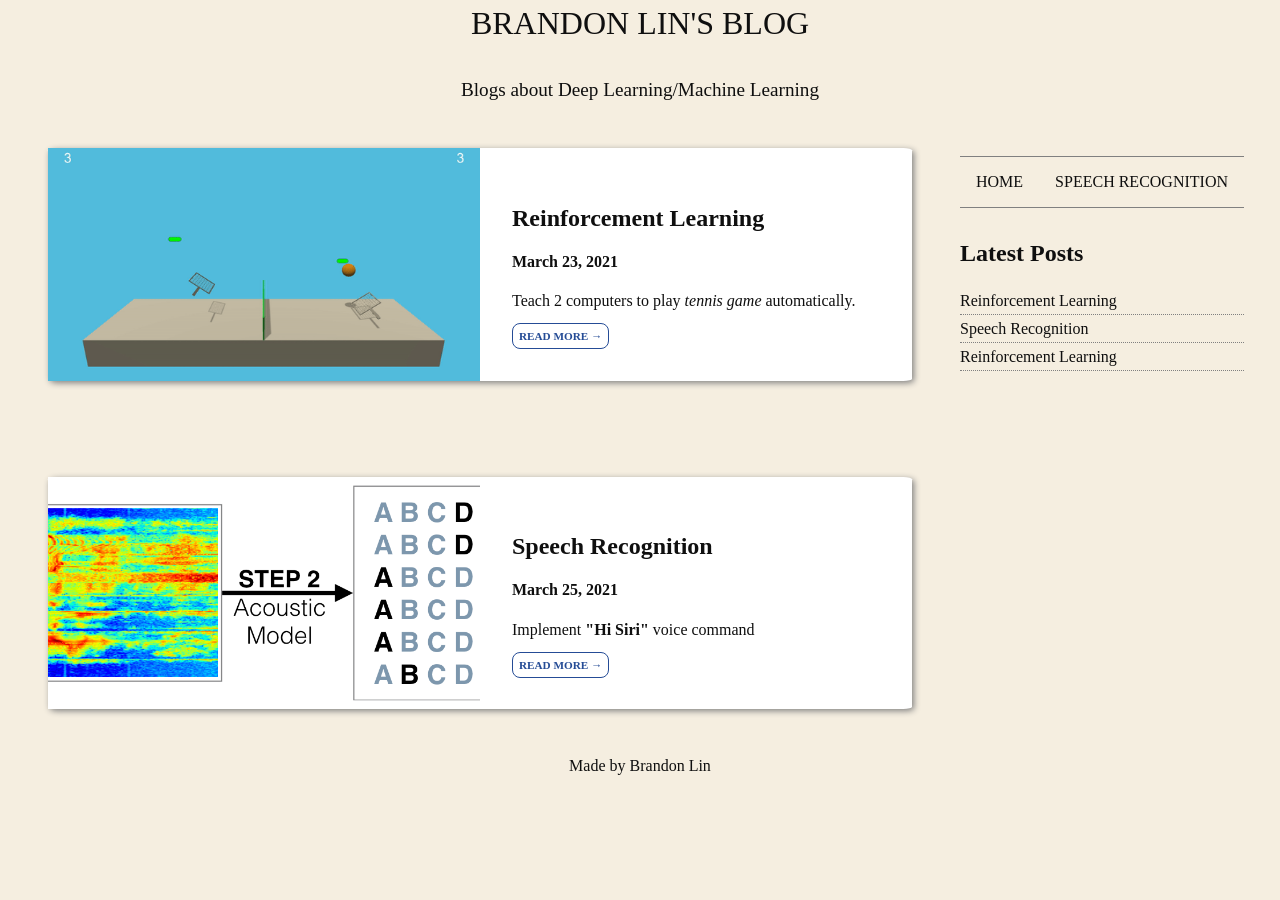
<file: front_end_web_developer_nanodegree/projects/1_personal_blog/index.html>
<!DOCTYPE html>
<html>
    <head>
        <meta charset="utf-8" />
        <title>Brandon Lin's Personal Blog</title>
        <meta
        content="width=device-width, initial-scale=1" 
        name="viewport" 
        >

        <style>
            @import url('./css/style.css');
            /* @import url('https://fonts.googleapis.com/css2?family=Pangolin&family=Roboto:wght@500&family=Ubuntu:wght@300&display=swap'); */
        </style>

    </head>

    <body>
        <div class="container">
            <header class="box">
                <h1 class="header-title">Brandon Lin's Blog</h1>
                <h2 class="header-subtitle">Blogs about Deep Learning/Machine Learning</h2>
            </header>

            <nav class="box">
                <a href="pages/blog-post.html" class="nav-link nav-hide">Latest Post</a>
				<a href="pages/blog-post-speech-recognition.html" class="nav-link nav-hide">Speech Recognition</a>
				<div class="nav-sidebar">
					<div class="sidebar-pages">
						<!-- # means current page -->
						<a href="#" class="nav-link">Home</a>
						<a href="pages/blog-post-speech-recognition.html" class="nav-link">Speech Recognition</a>
					</div>
					<h2 class="sidebar-header">Latest Posts</h2>
					<ul class="sidebar-list">
                        <li class="sidebar-list-item"><a href="pages/blog-post.html">Reinforcement Learning</a></li>
                        <li class="sidebar-list-item"><a href="pages/blog-post-speech-recognition.html">Speech Recognition</a></li>
                        <li class="sidebar-list-item"><a href="pages/blog-post.html">Reinforcement Learning</a></li>
                    </ul>
				</div>
            </nav>
			<div class="box" id="main">
				<div class="box blog-card" id="post-1">
					<img src="images/tennis_game.gif" alt="Reinforcement Learning: Tennis Game" class=blog-img>
                    <div class="blog-card-text">
                        <h2 class="blog-title">Reinforcement Learning </h2>
						<h4 class="blog-date">March 23, 2021</h4>
                        <p>Teach 2 computers to play <em>tennis game</em> automatically.</p>
                        <a href="pages/blog-post.html" class="button">Read more &rarr;</a> 
                    </div>                 
                </div>
                <div class="box blog-card" id="post-2">
                    <img src="images/speech_recognition.png" alt="Speech Recognition" class="blog-img">
                    <div class="blog-card-text">
                        <h2 class="blog-title">Speech Recognition</h2>
                        <h4 class="blog-date">March 25, 2021</h3> 
                        <p>Implement <strong>"Hi Siri"</strong> voice command </p>
                        <a href="pages/blog-post-speech-recognition.html" class="button">Read more &rarr;</a> 
                    </div>
                </div>
            </div>
            <footer class="box">
                Made by <a href="https://github.com/Brandon-HY-Lin">Brandon Lin</a>
            </footer>
        </div>
    </body>
</html>
</file>
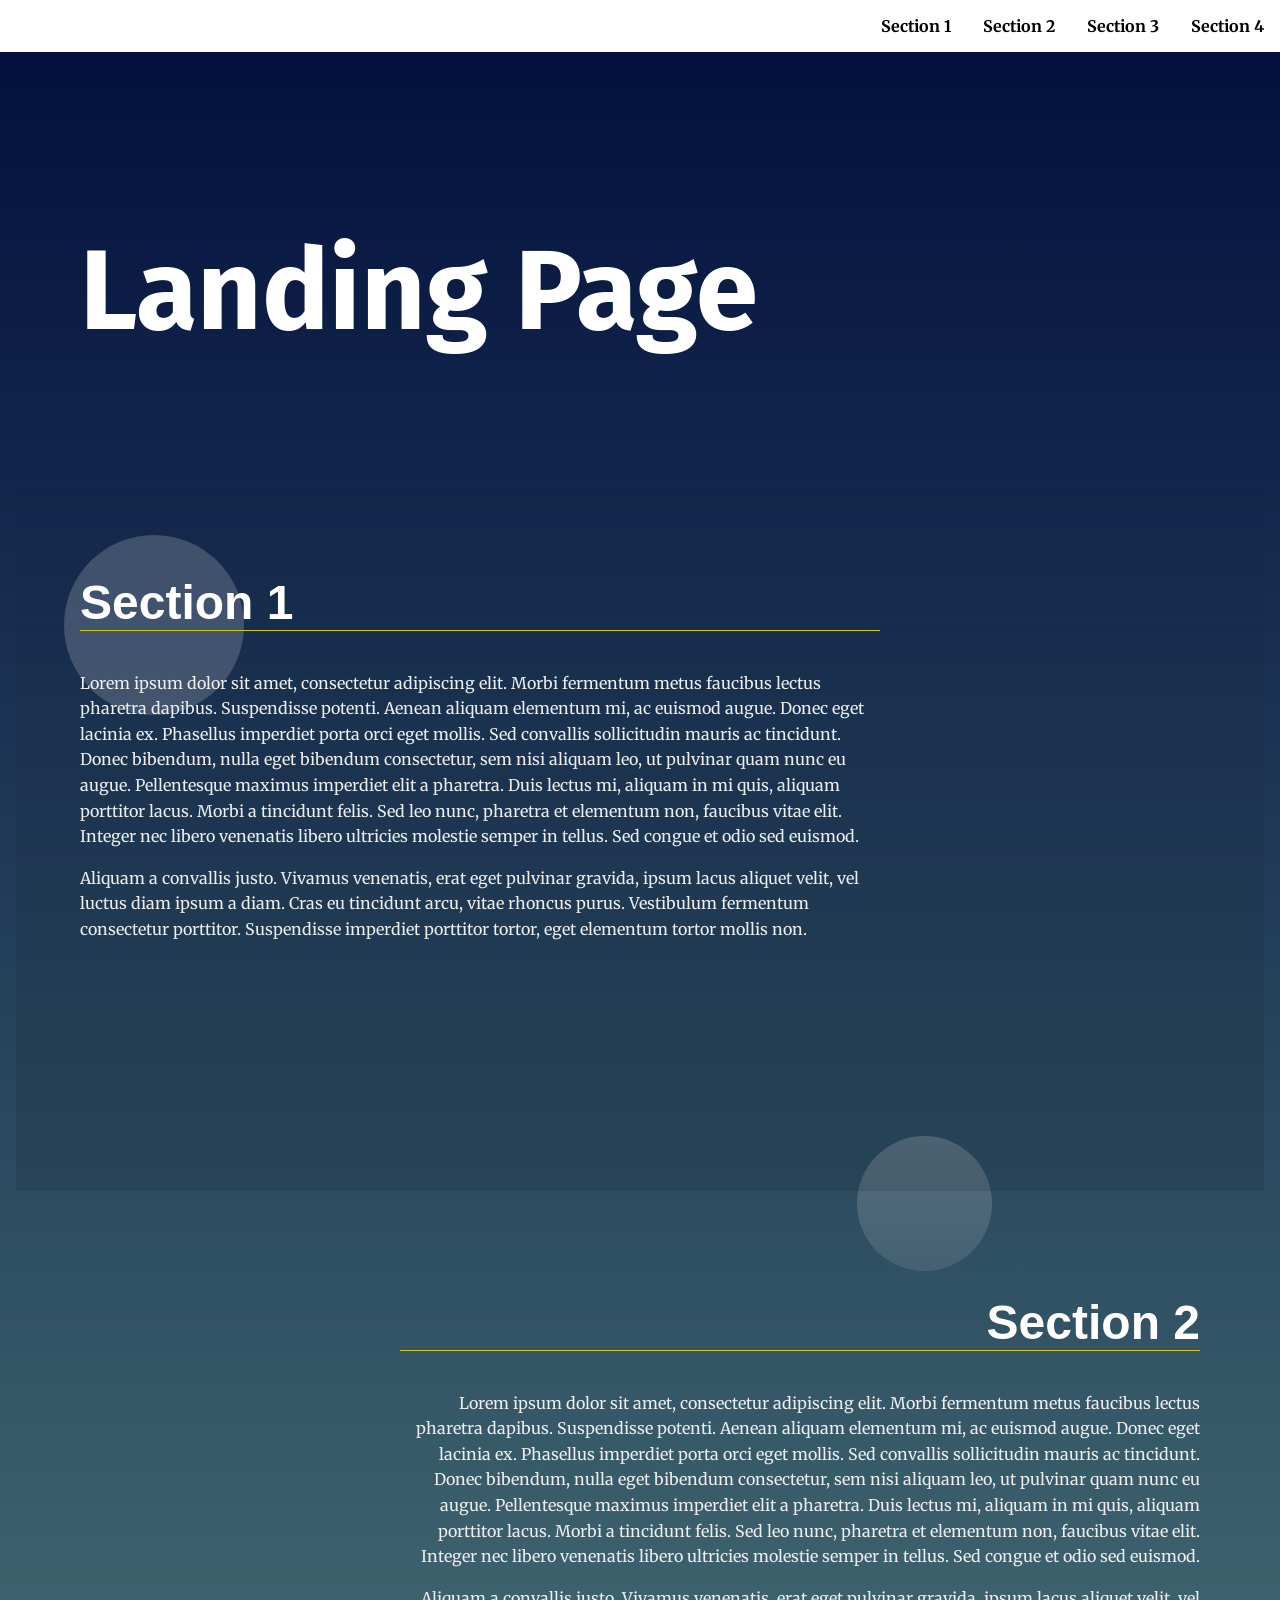
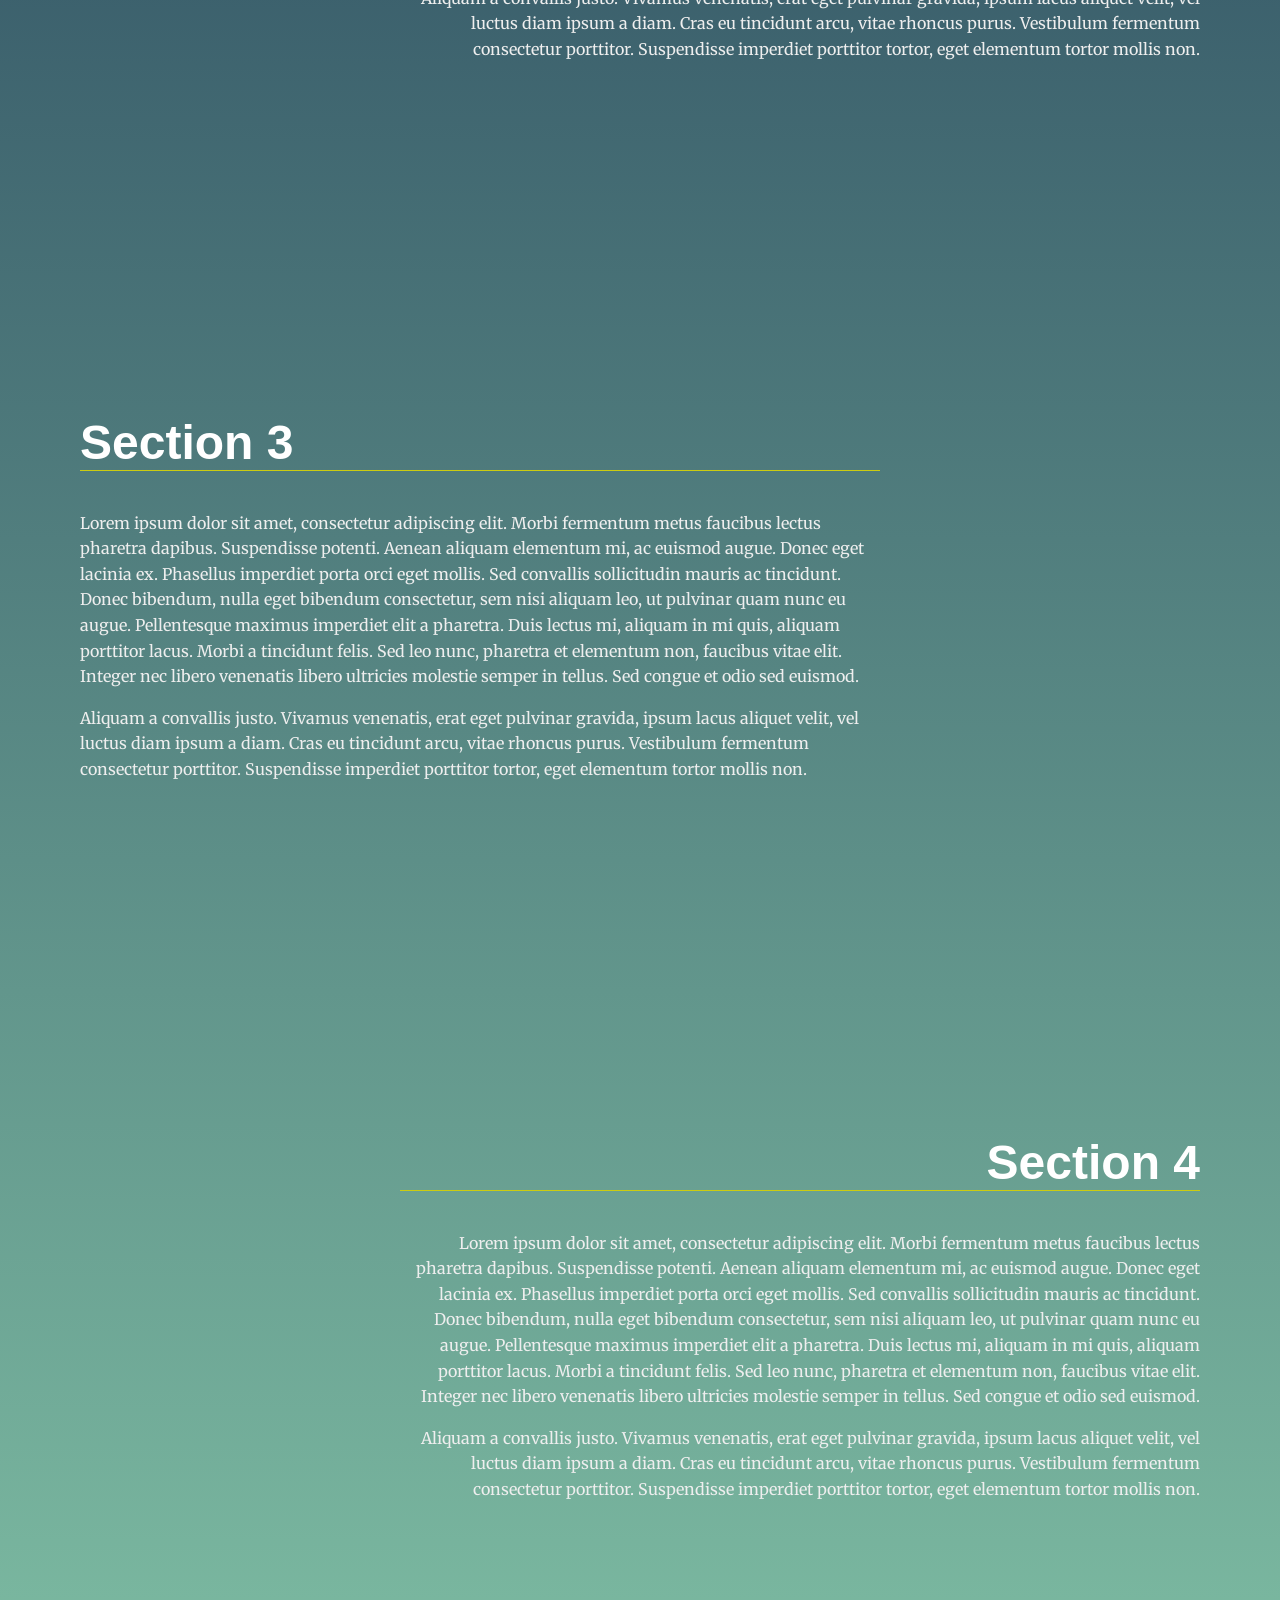
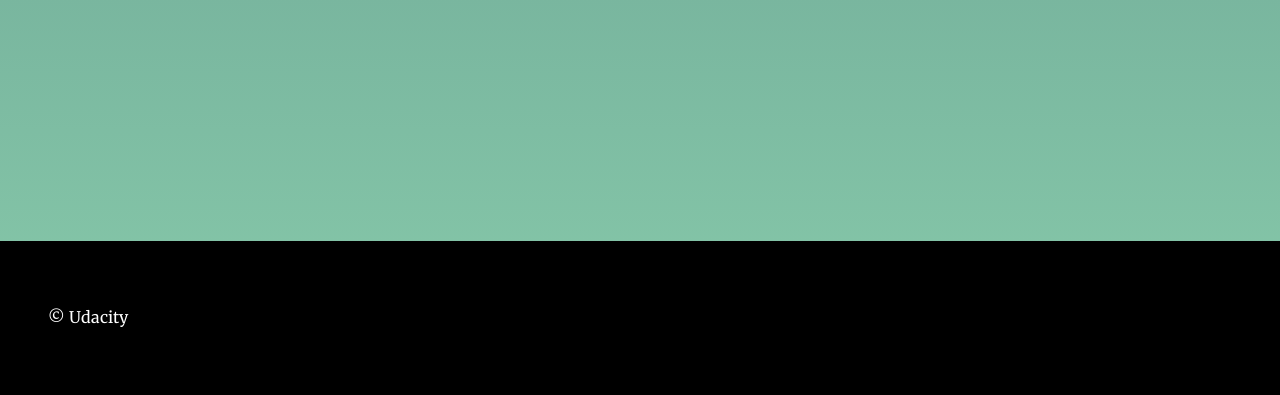
<file: front_end_web_developer_nanodegree/projects/2_landing_page/index.html>
<!DOCTYPE html>
<html lang="en">
<head>
  <meta charset="UTF-8">
  <meta name="viewport" content="width=device-width, initial-scale=1.0">
  <meta http-equiv="X-UA-Compatible" content="ie=edge">
  <title>Manipulating the DOM</title>
  <!-- Load Google Fonts -->
  <link href="https://fonts.googleapis.com/css?family=Fira+Sans:900|Merriweather&display=swap" rel="stylesheet">  <!-- Load Styles -->
  <link href="css/styles.css" rel="stylesheet">
</head>
<body>
  <!-- HTML Follows BEM naming conventions 
  IDs are only used for sections to connect menu achors to sections -->
  <header class="page__header">
    <nav class="navbar__menu">
      <!-- Navigation starts as empty UL that will be populated with JS -->
      <ul id="navbar__list"></ul>
    </nav>
  </header>
  <main>
    <header class="main__hero">
      <h1>Landing Page </h1>
    </header>
    <!-- Each Section has an ID (used for the anchor) and 
    a data attribute that will populate the li node.
    Adding more sections will automatically populate nav.
    The first section is set to active class by default -->
    <section id="section1" data-nav="Section 1" class="your-active-class">
      <div class="landing__container">
        <h2>Section 1</h2>
        <p>Lorem ipsum dolor sit amet, consectetur adipiscing elit. Morbi fermentum metus faucibus lectus pharetra dapibus. Suspendisse potenti. Aenean aliquam elementum mi, ac euismod augue. Donec eget lacinia ex. Phasellus imperdiet porta orci eget mollis. Sed convallis sollicitudin mauris ac tincidunt. Donec bibendum, nulla eget bibendum consectetur, sem nisi aliquam leo, ut pulvinar quam nunc eu augue. Pellentesque maximus imperdiet elit a pharetra. Duis lectus mi, aliquam in mi quis, aliquam porttitor lacus. Morbi a tincidunt felis. Sed leo nunc, pharetra et elementum non, faucibus vitae elit. Integer nec libero venenatis libero ultricies molestie semper in tellus. Sed congue et odio sed euismod.</p>

        <p>Aliquam a convallis justo. Vivamus venenatis, erat eget pulvinar gravida, ipsum lacus aliquet velit, vel luctus diam ipsum a diam. Cras eu tincidunt arcu, vitae rhoncus purus. Vestibulum fermentum consectetur porttitor. Suspendisse imperdiet porttitor tortor, eget elementum tortor mollis non.</p>
      </div>
    </section>
    <section id="section2" data-nav="Section 2">
      <div class="landing__container">
        <h2>Section 2</h2>
        <p>Lorem ipsum dolor sit amet, consectetur adipiscing elit. Morbi fermentum metus faucibus lectus pharetra dapibus. Suspendisse potenti. Aenean aliquam elementum mi, ac euismod augue. Donec eget lacinia ex. Phasellus imperdiet porta orci eget mollis. Sed convallis sollicitudin mauris ac tincidunt. Donec bibendum, nulla eget bibendum consectetur, sem nisi aliquam leo, ut pulvinar quam nunc eu augue. Pellentesque maximus imperdiet elit a pharetra. Duis lectus mi, aliquam in mi quis, aliquam porttitor lacus. Morbi a tincidunt felis. Sed leo nunc, pharetra et elementum non, faucibus vitae elit. Integer nec libero venenatis libero ultricies molestie semper in tellus. Sed congue et odio sed euismod.</p>

        <p>Aliquam a convallis justo. Vivamus venenatis, erat eget pulvinar gravida, ipsum lacus aliquet velit, vel luctus diam ipsum a diam. Cras eu tincidunt arcu, vitae rhoncus purus. Vestibulum fermentum consectetur porttitor. Suspendisse imperdiet porttitor tortor, eget elementum tortor mollis non.</p>
      </div>
    </section>
    <section id="section3" data-nav="Section 3">
      <div class="landing__container">
        <h2>Section 3</h2>
        <p>Lorem ipsum dolor sit amet, consectetur adipiscing elit. Morbi fermentum metus faucibus lectus pharetra dapibus. Suspendisse potenti. Aenean aliquam elementum mi, ac euismod augue. Donec eget lacinia ex. Phasellus imperdiet porta orci eget mollis. Sed convallis sollicitudin mauris ac tincidunt. Donec bibendum, nulla eget bibendum consectetur, sem nisi aliquam leo, ut pulvinar quam nunc eu augue. Pellentesque maximus imperdiet elit a pharetra. Duis lectus mi, aliquam in mi quis, aliquam porttitor lacus. Morbi a tincidunt felis. Sed leo nunc, pharetra et elementum non, faucibus vitae elit. Integer nec libero venenatis libero ultricies molestie semper in tellus. Sed congue et odio sed euismod.</p>

        <p>Aliquam a convallis justo. Vivamus venenatis, erat eget pulvinar gravida, ipsum lacus aliquet velit, vel luctus diam ipsum a diam. Cras eu tincidunt arcu, vitae rhoncus purus. Vestibulum fermentum consectetur porttitor. Suspendisse imperdiet porttitor tortor, eget elementum tortor mollis non.</p>
      </div>
    </section>
	<!--- project requirement: There are at least 4 sections that have been added to the page.--->
	<section id="section4" data-nav="Section 4">
		<div class="landing__container">
			<h2>Section 4</h2>
          <p>Lorem ipsum dolor sit amet, consectetur adipiscing elit. Morbi fermentum metus faucibus lectus pharetra dapibus. Suspendisse potenti. Aenean aliquam elementum mi, ac euismod augue. Donec eget lacinia ex. Phasellus imperdiet porta orci eget mollis. Sed convallis sollicitudin mauris ac tincidunt. Donec bibendum, nulla eget bibendum consectetur, sem nisi aliquam leo, ut pulvinar quam nunc eu augue. Pellentesque maximus imperdiet elit a pharetra. Duis lectus mi, aliquam in mi quis, aliquam porttitor lacus. Morbi a tincidunt felis. Sed leo nunc, pharetra et elementum non, faucibus vitae elit. Integer nec libero venenatis libero ultricies molestie semper in tellus. Sed congue et odio sed euismod.</p>
  
          <p>Aliquam a convallis justo. Vivamus venenatis, erat eget pulvinar gravida, ipsum lacus aliquet velit, vel luctus diam ipsum a diam. Cras eu tincidunt arcu, vitae rhoncus purus. Vestibulum fermentum consectetur porttitor. Suspendisse imperdiet porttitor tortor, eget elementum tortor mollis non.</p>
        </div>
      </section>
  </main>
  <footer class="page__footer">
    <p>&copy Udacity</p>
  </footer>
	<script src="js/app.js"></script>
</body>
</html>
</file>
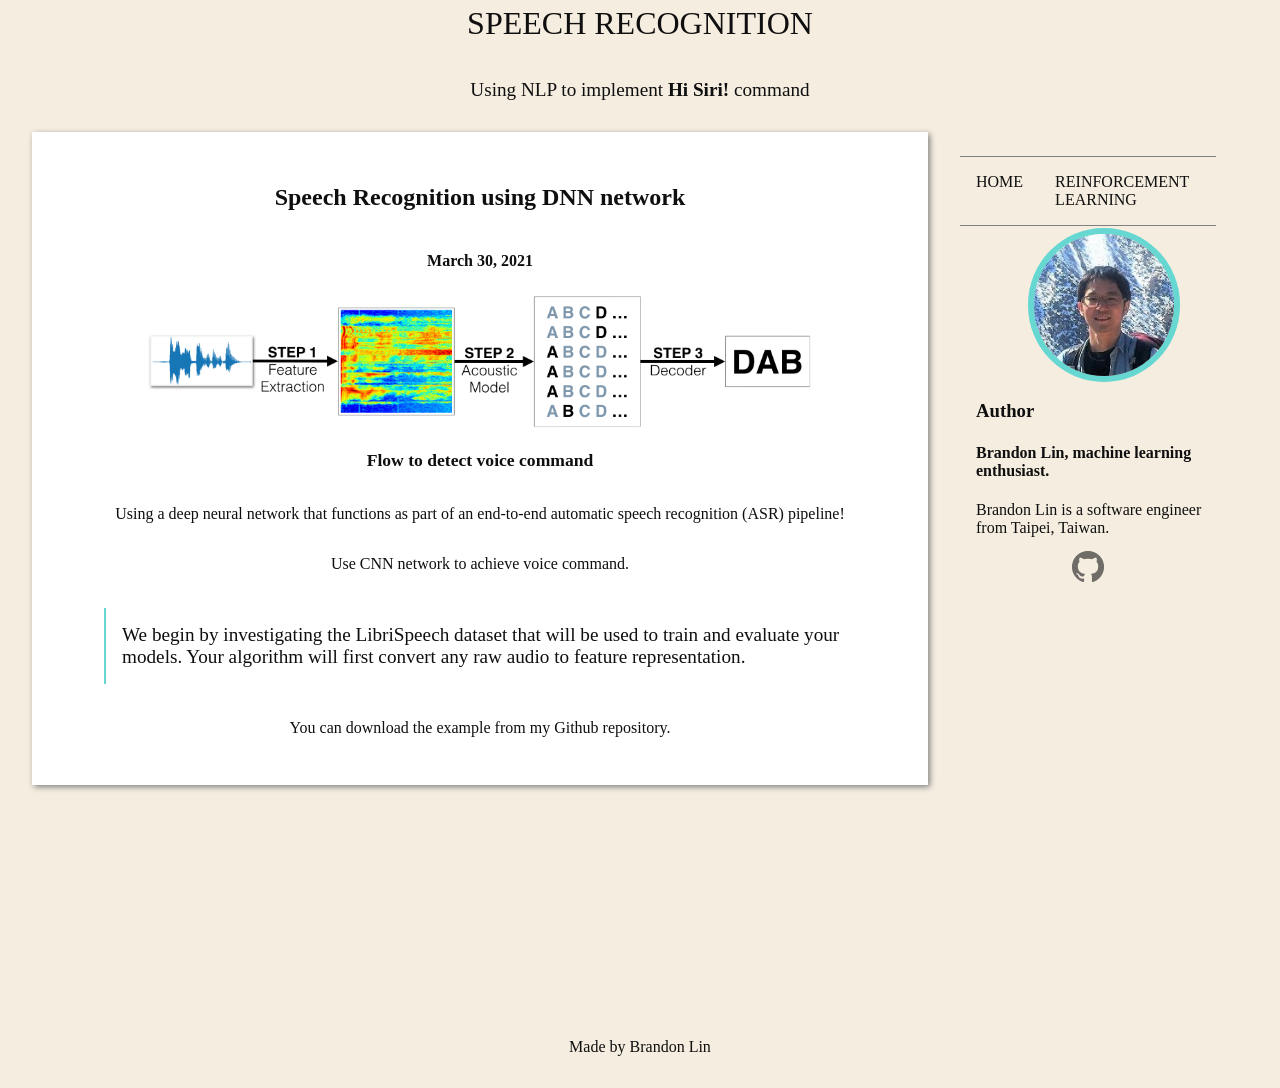
<file: front_end_web_developer_nanodegree/projects/1_personal_blog/pages/blog-post-speech-recognition.html>
<!DOCTYPE html>
<html>
    <head>
        <meta charset="utf-8" >
        <title>Speech Recognition</title>
        <meta content="width=device-width, initial-scale=1, maximum-scale=1"
            name="viewport" >

        <style>
			@import url('../css/style.css');
            @import url('../css/blog-post.css');
			/* @import url('https://fonts.googleapis.com/css2?family=Pangolin&family=Roboto:wght@500&family=Ubuntu:wght@300&display=swap'); */
        </style>
    </head>
    <body>
       <div class="blog-container">
	   		<header class="box">
				<h1 class="header-title">Speech Recognition</h1>
				<h2 class="header-subtitle">Using NLP to implement <strong>Hi Siri!</strong> command</h2>
			</header>
			
			<!-- "nav" semantic element 
            
                explanation: https://www.w3schools.com/html/html5_semantic_elements.asp
            -->
			<nav class="box sidebar">
				<div class="sidebar-pages">
					<a href="../index.html" class="nav-link">Home</a>
					<a href="blog-post.html" class="nav-link">Reinforcement Learning</a>
				</div>
			</nav>

            <!-- "article" semantic element 
                
                explanation: https://www.w3schools.com/html/html5_semantic_elements.asp
            -->
			<article class="box">
				<div class="blog-post">
					<h2>Speech Recognition using DNN network</h2>
					<h4 class="blog-date">March 30, 2021</h4>
					<img src="../images/speech_recognition.png" alt="Tennis Game" class="blog-post-img">
					<p class="blog-intro">Flow to detect voice command</p>
					<p>Using a deep neural network that functions as part of an end-to-end automatic speech recognition (ASR) pipeline!</p>
					<p>Use CNN network to achieve voice command.</p>
					<blockquote>
						We begin by investigating the <a href="http://www.openslr.org/12/">LibriSpeech dataset</a> that will be used to train and evaluate your models. Your algorithm will first convert any raw audio to feature representation.
					</blockquote>
					<p>You can download the example from my <a href="https://github.com/Brandon-HY-Lin/AIND-VUI-Capstone">Github</a> repository.</p>
				</div>
			</article>
			<div class="box" id="bio">
				<div class="box bio-image-container">
					<img src="../images/brandon_lin.jpg" alt="Picture of Brandon Lin" id="bio-icon">
				</div>
				<div class="box bio-description">
					<h3 class="bio-header">Author</h3>
					<h4 class="blog-date">Brandon Lin, machine learning enthusiast.</h4>
					<p>Brandon Lin is a software engineer from Taipei, Taiwan.</p>
				</div>
			</div>
	   		<div class="box" id="share">
				
				<a href="https://github.com/Brandon-HY-Lin" class="social-link">
					<img src="../images/GitHub-Mark-32px.png" alt="GitHub logo" class="social-icon">
				</a>
			</div>
			<footer class="box">
				Made by <a href="https://github.com/Brandon-HY-Lin">Brandon Lin</a>
			</footer>
	   </div>
    </body>
</html>
</file>
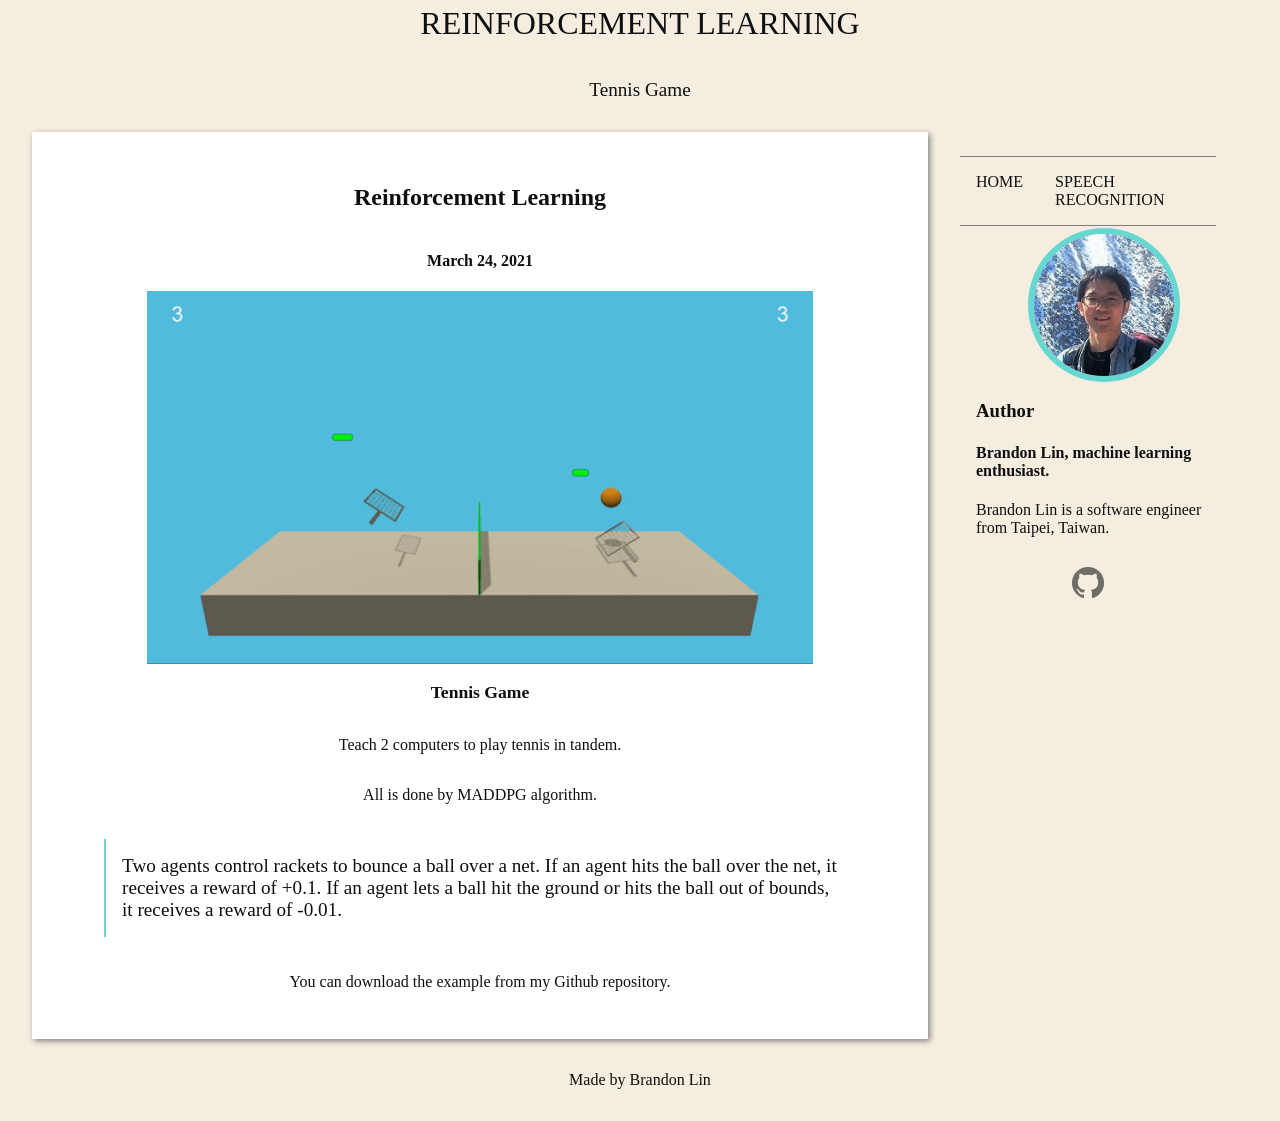
<file: front_end_web_developer_nanodegree/projects/1_personal_blog/pages/blog-post.html>
<!DOCTYPE html>
<html>
    <head>
        <meta charset="utf-8" >
        <title>Tennis Game</title>
        <meta content="width=device-width, initial-scale=1, maximum-scale=1"
            name="viewport" >

        <style>
			@import url('../css/style.css');
            @import url('../css/blog-post.css');
			/* @import url('https://fonts.googleapis.com/css2?family=Pangolin&family=Roboto:wght@500&family=Ubuntu:wght@300&display=swap'); */
        </style>
    </head>
    <body>
       <div class="blog-container">
	   		<header class="box">
				<h1 class="header-title">Reinforcement Learning</h1>
				<h2 class="header-subtitle">Tennis Game</h2>
			</header>
			
			<!-- "nav" semantic element 
            
                explanation: https://www.w3schools.com/html/html5_semantic_elements.asp
            -->
			<nav class="box sidebar">
				<div class="sidebar-pages">
					<a href="../index.html" class="nav-link">Home</a>
					<a href="blog-post-speech-recognition.html" class="nav-link">Speech Recognition</a>
				</div>
			</nav>

            <!-- "article" semantic element 
                
                explanation: https://www.w3schools.com/html/html5_semantic_elements.asp
            -->
			<article class="box">
				<div class="blog-post">
					<h2>Reinforcement Learning</h2>
					<h4 class="blog-date">March 24, 2021</h4>
					<img src="../images/tennis_game.gif" alt="Tennis Game" class="blog-post-img">
					<p class="blog-intro">Tennis Game</p>
					<p>Teach 2 computers to play tennis in tandem.</p>
					<p>All is done by MADDPG algorithm.</p>
					<blockquote>
						Two agents control rackets to bounce a ball over a net. If an agent hits the ball over the net, it receives a reward of +0.1. If an agent lets a ball hit the ground or hits the ball out of bounds, it receives a reward of -0.01. 
					</blockquote>
					<p>You can download the example from my <a href="https://github.com/Brandon-HY-Lin/deep-reinforcement-learning/tree/master/p3_collab-compet">Github</a> repository.</p>
				</div>
			</article>
			<div class="box" id="bio">
				<div class="box bio-image-container">
					<img src="../images/brandon_lin.jpg" alt="Picture of Brandon Lin" id="bio-icon">
				</div>
				<div class="box bio-description">
					<h3 class="bio-header">Author</h3>
					<h4 class="blog-date">Brandon Lin, machine learning enthusiast.</h4>
					<p>Brandon Lin is a software engineer from Taipei, Taiwan.</p>
				</div>
			</div>
	   		<div class="box" id="share">
				
				<a href="https://github.com/Brandon-HY-Lin" class="social-link">
					<img src="../images/GitHub-Mark-32px.png" alt="GitHub logo" class="social-icon">
				</a>
			</div>
			<footer class="box">
				Made by <a href="https://github.com/Brandon-HY-Lin">Brandon Lin</a>
			</footer>
	   </div>
    </body>
</html>
</file>
<file: front_end_web_developer_nanodegree/projects/2_landing_page/css/styles.css>
/*
 *
 * CSS written based on SMACSS architecture.
 * To learn more, visit: http://smacss.com/
 * 
 * For simplicity, no reset or normalize is added. 
 * To learn more, visit: https://css-tricks.com/reboot-resets-reasoning/
 *
*/


/* ---- Base Rules ---- */
body {
    background: rgb(136,203,171);
    background: linear-gradient(0deg, rgba(136,203,171,1) 0%, rgba(0,13,60,1) 100%);
    margin: 0;
    font-family: 'Merriweather', serif;
    color: #fff;
}


/* Typeography General*/
h1 {
    font-family: 'Fira Sans', sans-serif;
    font-size: 3em;
    margin: 2em 1rem;
}

@media only screen and (min-width: 35em){
    h1 {
        font-size: 7em;
        margin: 2em 4rem 1em;
    }
}

h2 {
    border-bottom: 1px solid #cc1;
    font-family: 'Oxygen', Sans-Serif;
    font-size: 3em;
    color: #fff;
}

p {
    line-height: 1.6em;
    color: #eee;
}

/* ---- Layout Rules ---- */
main {
    margin: 10vh 1em 10vh;
}

.main-hero {
    min-height: 40vh;
    padding-top: 3em;
}

section {
    position: relative;
    min-height: 80vh;
}


/* ---- Module Rules ---- */

/* Navigation Styles*/
.navbar__menu ul {
    padding-left: 0;
    margin: 0;
    text-align: right;
}

.navbar__menu li {
    display: inline-block;
}

.navbar__menu .menu__link {
    display: block;
    padding: 1em;
    font-weight: bold;
    text-decoration: none;
    color: #000;
}

.navbar__menu .menu__link:hover {
    background: #333;
    color: #fff;
    transition: ease 0.3s all;
}

#navbar__list {
	display: flex;
	flex-wrap: wrap;
}

/* elelemtn > element selector
   
   actual effect: 
   	if "li" is the child of elements with id="nvabar__list",
	then apply "flex: 0 50%"

   explanation: https://www.geeksforgeeks.org/css-element-element-selector-2/?ref=rp
*/
#navbar__list > li {
	/* set navbar as 2 rows
	   
	   explanation: https://css-tricks.com/almanac/properties/f/flex/
	*/
	flex: 0 50%;
}

/* if the device width > 700px,
   display flex in 1 row instead of 2 rows.
*/
@media (min-width: 700px) {
	#navbar__list {
		display: block;
	}
}

/* Header Styles */
.page__header {
    background: #fff;
    position: fixed;
    top: 0;
    width: 100%;
    z-index: 5;
}

/* Footer Styles */
.page__footer {
    background: #000;
    padding: 3em;
    color: #fff;
}

.page__footer p{
    color: #fff;
}


/* ---- Theme Rules ---- */
/* Landing Container Styles */
.landing__container {
    padding: 1em;
    text-align: left;
}

@media only screen and (min-width: 35em){
    .landing__container {
        max-width: 50em;
        padding: 4em;
    }
}

section:nth-of-type(even) .landing__container {
    margin-right: 0;
    margin-left: auto;
    text-align: right; 
}

/* Background Circles */
/* Note that background circles are created with psuedo elements before and after */
/* Circles appear to be random do to use of :nth-of-type psuedo class */
section:nth-of-type(odd) .landing__container::before {
    content: '';
    background: rgba(255, 255, 255, 0.187);
    position: absolute;
    z-index: -5;
    width: 20vh;
    height: 20vh;
    border-radius: 50%;
    opacity: 0;
    transition: ease 0.5s all;
}

section:nth-of-type(even) .landing__container::before {
    content: '';
    background: rgb(255,255,255);
    background: linear-gradient(0deg, rgba(255,255,255,.1) 0%, rgba(255,255,255,.2) 100%);
    position: absolute;
    top: 3em;
    right: 3em;
    z-index: -5;
    width: 10vh;
    height: 10vh;
    border-radius: 50%;
    opacity: 0;
    transition: ease 0.5s all;
}

section:nth-of-type(3n) .landing__container::after {
    content: '';
    background: rgb(255,255,255);
    background: linear-gradient(0deg, rgba(255,255,255,.1) 0%, rgba(255,255,255,.2) 100%);
    position: absolute;
    right: 0;
    bottom: 0;
    z-index: -5;
    width: 10vh;
    height: 10vh;
    border-radius: 50%;
    opacity: 0;
    transition: ease 0.5s all;
}

section:nth-of-type(3n + 1) .landing__container::after {
    content: '';
    background: rgb(255,255,255);
    background: linear-gradient(0deg, rgba(255,255,255,.1) 0%, rgba(255,255,255,.2) 100%);
    position: absolute;
    right: 20vw;
    bottom: -5em;
    z-index: -5;
    width: 15vh;
    height: 15vh;
    border-radius: 50%;
    opacity: 0;
    transition: ease 0.5s all;
}


/* ---- Theme State Rules ---- */
/* Section Active Styles */
/* Note: your-active-class class is applied through javascript. You should update the class here and in the index.html to what you set in your javascript file.  */
section.your-active-class {
    background: rgb(0, 0, 0);
    background: linear-gradient(0deg, rgba(0, 0, 0, 0.1) 0%, rgba(0, 0, 0, 0) 100%);
}

section.your-active-class .landing__container::before {
    opacity: 1;
    animation: rotate 4s linear 0s infinite forwards;
}

section.your-active-class .landing__container::after {
    opacity: 1;
    animation: rotate 5s linear 0s infinite forwards reverse;
}

/* Section Active Styles Keyframe Animations */
@keyframes rotate {
	from {
		transform: rotate(0deg)
		           translate(-1em)
		           rotate(0deg);
	}
	to {
		transform: rotate(360deg)
		           translate(-1em) 
		           rotate(-360deg);
	}
}
</file>
